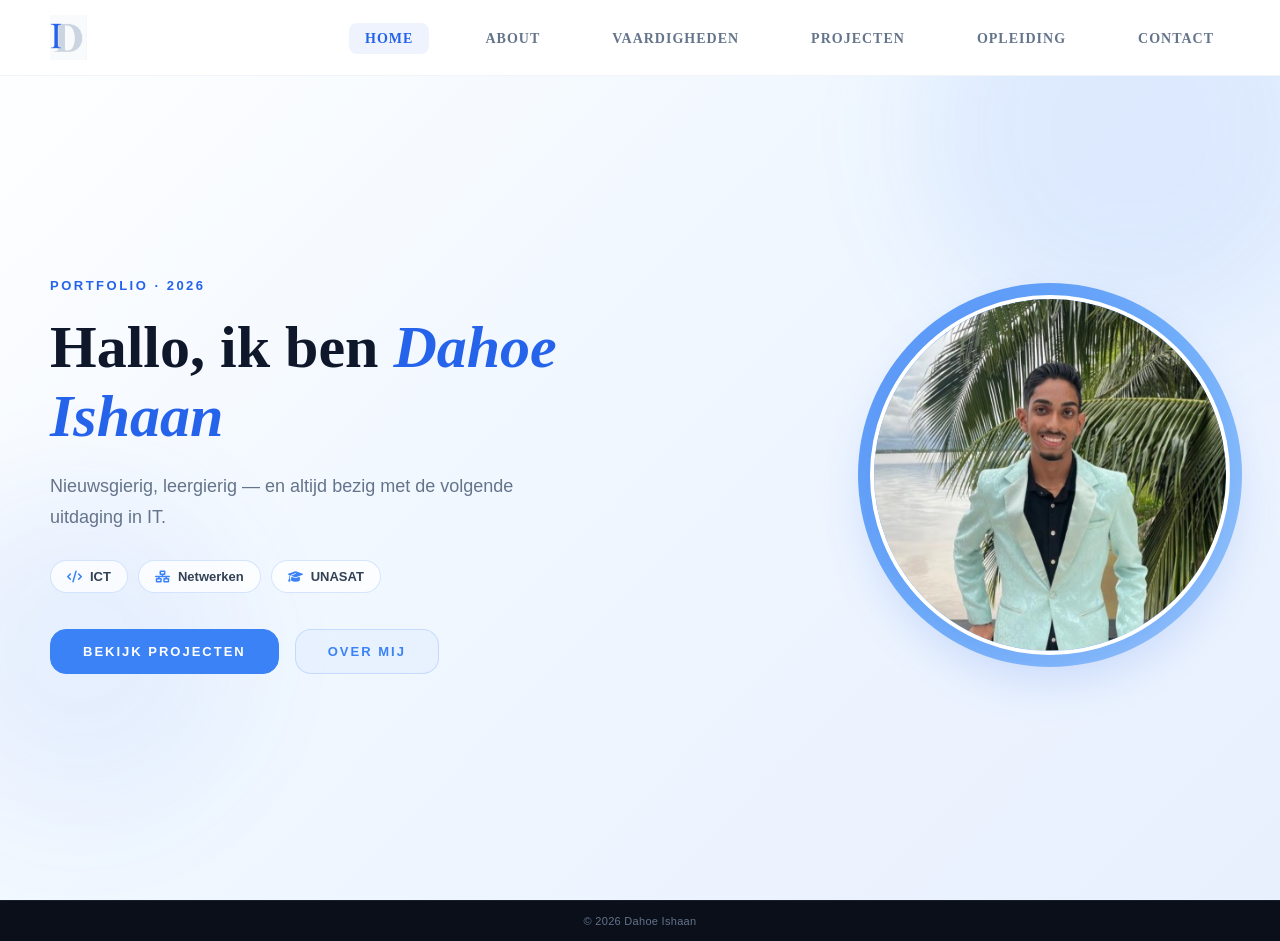
<file: index.html>
<!DOCTYPE html>
<html lang="nl">
<head>
    <meta charset="UTF-8">
    <meta name="viewport" content="width=device-width, initial-scale=1.0">
    <title>Mijn Portfolio — Home</title>
    <link rel="stylesheet" href="css/main.css">
    <link rel="stylesheet" href="css/home.css">
    <link rel="stylesheet" href="https://cdnjs.cloudflare.com/ajax/libs/font-awesome/6.5.1/css/all.min.css">
    <script src="script.js" defer></script>
</head>
<body>

<header class="navbar">
    <nav class="navigationbar">
        <a href="index.html" class="logo">
            <img src="img/logo.png" alt="logo">
        </a>

        <button class="nav-toggle" type="button" aria-label="Menu openen" aria-expanded="false">
            <i class="fa-solid fa-bars nav-icon-open"></i>
            <i class="fa-solid fa-xmark nav-icon-close"></i>
        </button>

        <ul class="nav-links">
            <li><a href="index.html" class="nav-active">Home</a></li>
            <li><a href="about.html">About</a></li>
            <li><a href="vaardigheden.html">Vaardigheden</a></li>
            <li><a href="work.html">Projecten</a></li>
            <li><a href="opleiding.html">Opleiding</a></li>
            <li><a href="contact.html">Contact</a></li>
        </ul>
    </nav>
</header>

<main>
    <section id="home" class="home-hero">
        <div class="home-bg" aria-hidden="true">
            <span class="home-blob home-blob-1"></span>
            <span class="home-blob home-blob-2"></span>
        </div>

        <div class="home-content">
            <div class="home-text">
                <span class="home-label">Portfolio · 2026</span>
                <h1 class="home-title">Hallo, ik ben <span class="home-name">Dahoe Ishaan</span></h1>
                <p class="home-tagline">Nieuwsgierig, leergierig — en altijd bezig met de volgende uitdaging in IT.</p>

                <div class="home-tags">
                    <span class="home-tag"><i class="fa-solid fa-code"></i> ICT</span>
                    <span class="home-tag"><i class="fa-solid fa-network-wired"></i> Netwerken</span>
                    <span class="home-tag"><i class="fa-solid fa-graduation-cap"></i> UNASAT</span>
                </div>

                <div class="button-container">
                    <a href="work.html" class="btn btn-primary">Bekijk Projecten</a>
                    <a href="about.html" class="btn btn-secondary">Over Mij</a>
                </div>
            </div>

            <div class="home-photo-wrap">
                <div class="home-photo-ring" aria-hidden="true"></div>
                <img src="img/profile-picture.jpg" alt="Profielfoto van Dahoe Ishaan" class="profile-picture"/>
            </div>
        </div>
    </section>
</main>

<div class="site-footer">
    <p>&copy; 2026 Dahoe Ishaan</p>
</div>

</body>
</html>
</file>
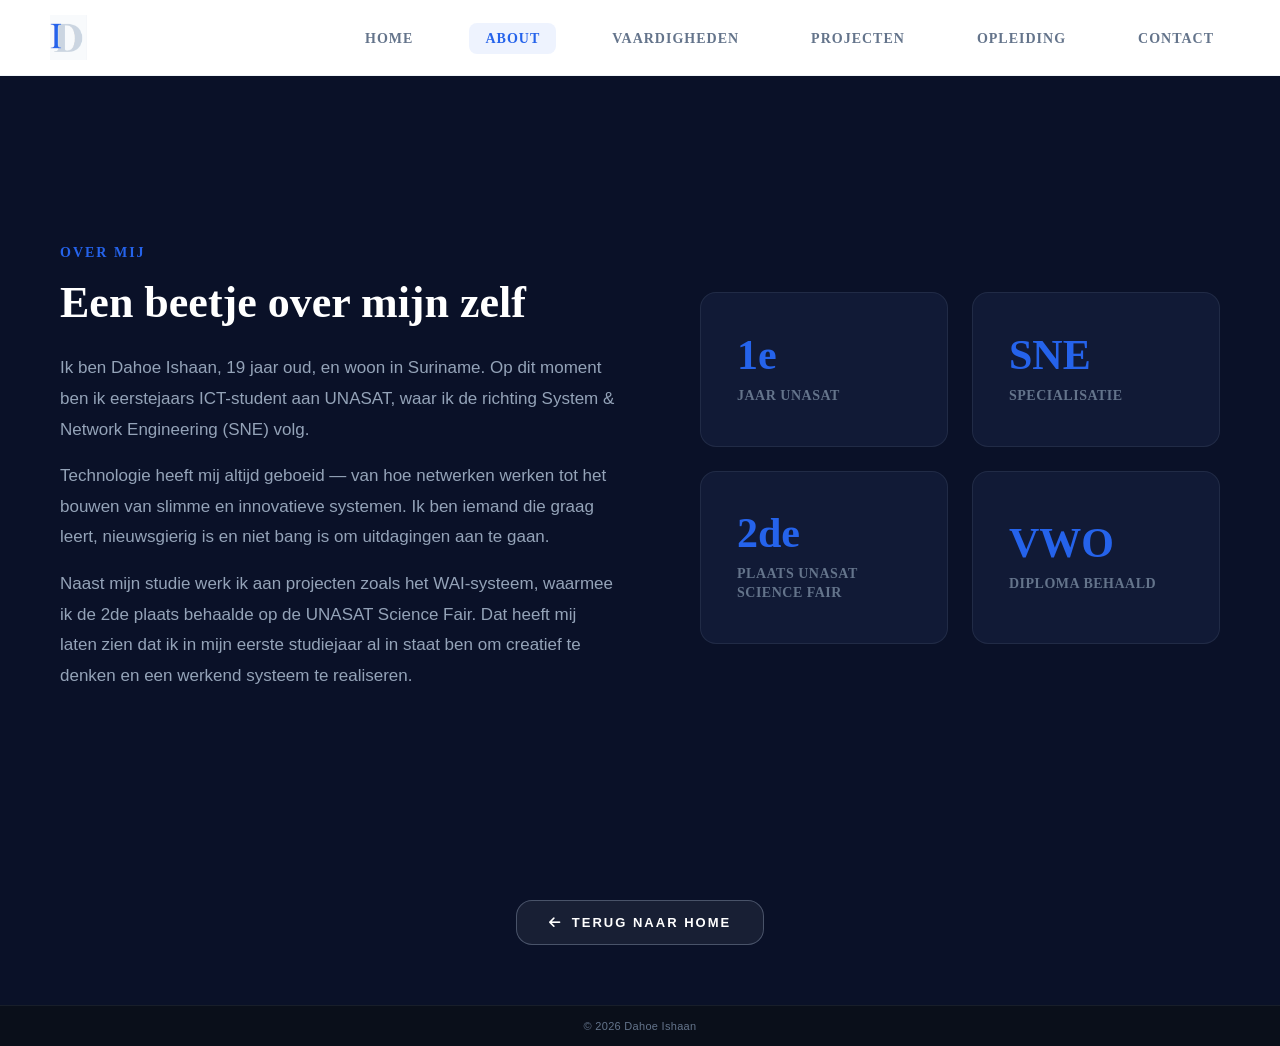
<file: about.html>
<!DOCTYPE html>
<html lang="nl">
<head>
    <meta charset="UTF-8">
    <meta name="viewport" content="width=device-width, initial-scale=1.0">
    <title>Mijn Portfolio — About</title>
    <link rel="stylesheet" href="css/main.css">
    <link rel="stylesheet" href="css/about.css">
    <link rel="stylesheet" href="https://cdnjs.cloudflare.com/ajax/libs/font-awesome/6.5.1/css/all.min.css">
    <script src="script.js" defer></script>
</head>
<body>

<header class="navbar">
    <nav class="navigationbar">
        <a href="index.html" class="logo">
            <img src="img/logo.png" alt="logo">
        </a>

        <button class="nav-toggle" type="button" aria-label="Menu openen" aria-expanded="false">
            <i class="fa-solid fa-bars nav-icon-open"></i>
            <i class="fa-solid fa-xmark nav-icon-close"></i>
        </button>

        <ul class="nav-links">
            <li><a href="index.html">Home</a></li>
            <li><a href="about.html" class="nav-active">About</a></li>
            <li><a href="vaardigheden.html">Vaardigheden</a></li>
            <li><a href="work.html">Projecten</a></li>
            <li><a href="opleiding.html">Opleiding</a></li>
            <li><a href="contact.html">Contact</a></li>
        </ul>
    </nav>
</header>

<main class="page-main">
    <section id="about" class="zwarteblok">
        <div class="over-mij">
            <div class="links">
                <span class="mij">Over mij</span>
                <h2 class="zelf">Een beetje over mijn zelf</h2>
                <div class="overmijnzelf-tekst">
                    <p>Ik ben Dahoe Ishaan, 19 jaar oud, en woon in Suriname. Op dit moment ben ik eerstejaars ICT-student aan UNASAT, waar ik de richting System &amp; Network Engineering (SNE) volg.</p>
                    <p>Technologie heeft mij altijd geboeid — van hoe netwerken werken tot het bouwen van slimme en innovatieve systemen. Ik ben iemand die graag leert, nieuwsgierig is en niet bang is om uitdagingen aan te gaan.</p>
                    <p>Naast mijn studie werk ik aan projecten zoals het WAI-systeem, waarmee ik de 2de plaats behaalde op de UNASAT Science Fair. Dat heeft mij laten zien dat ik in mijn eerste studiejaar al in staat ben om creatief te denken en een werkend systeem te realiseren.</p>
                </div>
            </div>

            <div class="cards">
                <div class="stat-card">
                    <h3>1e</h3>
                    <p>Jaar UNASAT</p>
                </div>
                <div class="stat-card">
                    <h3>SNE</h3>
                    <p>Specialisatie</p>
                </div>
                <div class="stat-card">
                    <h3>2de</h3>
                    <p>Plaats UNASAT Science Fair</p>
                </div>
                <div class="stat-card">
                    <h3>VWO</h3>
                    <p>Diploma behaald</p>
                </div>
            </div>
        </div>
    </section>

    <div class="back-home">
        <a href="index.html" class="btn btn-secondary"><i class="fa-solid fa-arrow-left"></i> Terug naar home</a>
    </div>
</main>

<div class="site-footer">
    <p>&copy; 2026 Dahoe Ishaan</p>
</div>

</body>
</html>
</file>
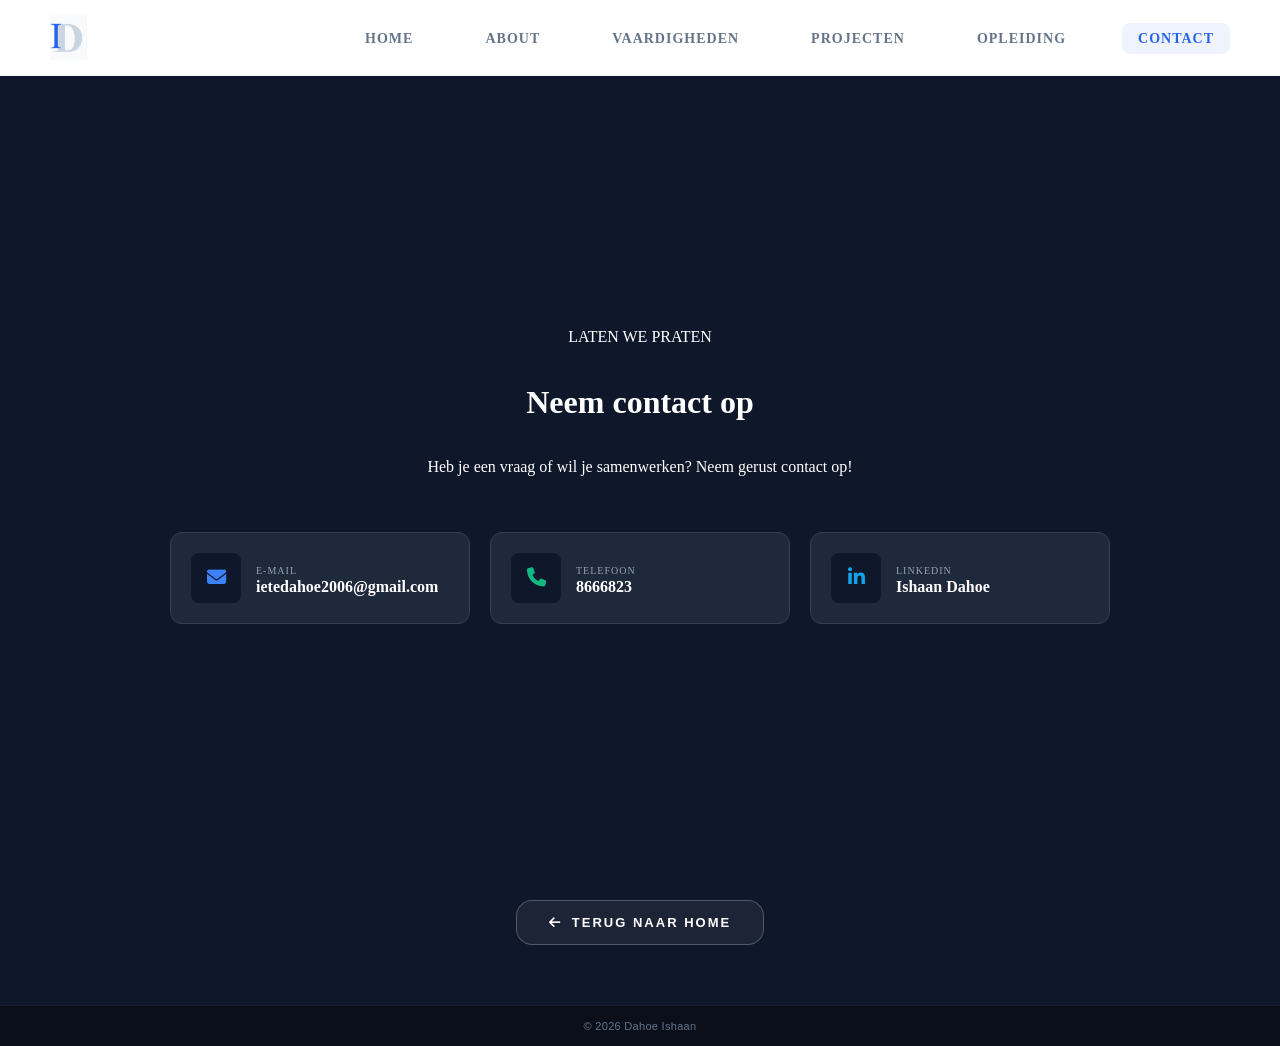
<file: contact.html>
<!DOCTYPE html>
<html lang="nl">
<head>
    <meta charset="UTF-8">
    <meta name="viewport" content="width=device-width, initial-scale=1.0">
    <title>Mijn Portfolio — Contact</title>
    <link rel="stylesheet" href="css/main.css">
    <link rel="stylesheet" href="css/contact.css">
    <link rel="stylesheet" href="https://cdnjs.cloudflare.com/ajax/libs/font-awesome/6.5.1/css/all.min.css">
    <script src="script.js" defer></script>
</head>
<body>

<header class="navbar">
    <nav class="navigationbar">
        <a href="index.html" class="logo">
            <img src="img/logo.png" alt="logo">
        </a>

        <button class="nav-toggle" type="button" aria-label="Menu openen" aria-expanded="false">
            <i class="fa-solid fa-bars nav-icon-open"></i>
            <i class="fa-solid fa-xmark nav-icon-close"></i>
        </button>

        <ul class="nav-links">
            <li><a href="index.html">Home</a></li>
            <li><a href="about.html">About</a></li>
            <li><a href="vaardigheden.html">Vaardigheden</a></li>
            <li><a href="work.html">Projecten</a></li>
            <li><a href="opleiding.html">Opleiding</a></li>
            <li><a href="contact.html" class="nav-active">Contact</a></li>
        </ul>
    </nav>
</header>

<main class="page-main">
    <footer id="contact" class="contact-section">
        <p class="subtitle-contact">LATEN WE PRATEN</p>
        <h1>Neem contact op</h1>
        <p class="description">Heb je een vraag of wil je samenwerken? Neem gerust contact op!</p>

        <div class="contact-grid">
            <a href="mailto:ietedahoe2006@gmail.com" class="contact-card">
                <div class="icon-box email-icon">
                    <i class="fa-solid fa-envelope"></i>
                </div>
                <div class="contact-info">
                    <span>E-MAIL</span>
                    <p>ietedahoe2006@gmail.com</p>
                </div>
            </a>

            <a href="tel:8666823" class="contact-card">
                <div class="icon-box phone-icon">
                    <i class="fa-solid fa-phone"></i>
                </div>
                <div class="contact-info">
                    <span>TELEFOON</span>
                    <p>8666823</p>
                </div>
            </a>

            <a href="https://www.linkedin.com/in/ishaan-dahoe" target="_blank" rel="noopener noreferrer" class="contact-card">
                <div class="icon-box linkedin-icon">
                    <i class="fa-brands fa-linkedin-in"></i>
                </div>
                <div class="contact-info">
                    <span>LINKEDIN</span>
                    <p>Ishaan Dahoe</p>
                </div>
            </a>
        </div>
    </footer>

    <div class="back-home">
        <a href="index.html" class="btn btn-secondary"><i class="fa-solid fa-arrow-left"></i> Terug naar home</a>
    </div>
</main>

<div class="site-footer">
    <p>&copy; 2026 Dahoe Ishaan</p>
</div>

</body>
</html>
</file>
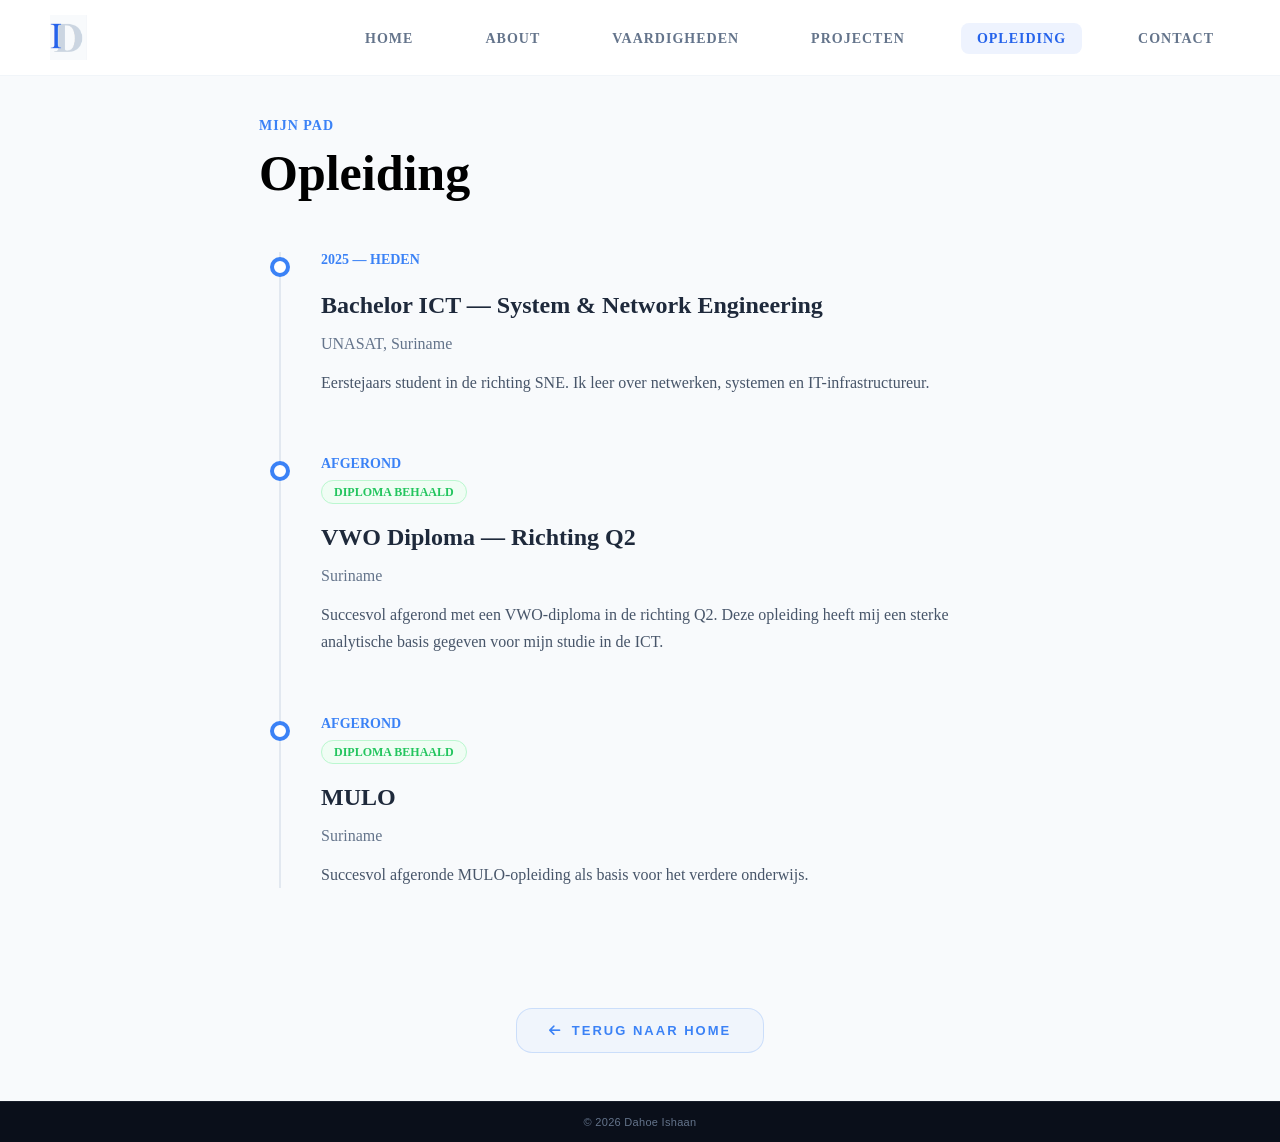
<file: opleiding.html>
<!DOCTYPE html>
<html lang="nl">
<head>
    <meta charset="UTF-8">
    <meta name="viewport" content="width=device-width, initial-scale=1.0">
    <title>Mijn Portfolio — Opleiding</title>
    <link rel="stylesheet" href="css/main.css">
    <link rel="stylesheet" href="css/opleiding.css">
    <link rel="stylesheet" href="https://cdnjs.cloudflare.com/ajax/libs/font-awesome/6.5.1/css/all.min.css">
    <script src="script.js" defer></script>
</head>
<body>

<header class="navbar">
    <nav class="navigationbar">
        <a href="index.html" class="logo">
            <img src="img/logo.png" alt="logo">
        </a>

        <button class="nav-toggle" type="button" aria-label="Menu openen" aria-expanded="false">
            <i class="fa-solid fa-bars nav-icon-open"></i>
            <i class="fa-solid fa-xmark nav-icon-close"></i>
        </button>

        <ul class="nav-links">
            <li><a href="index.html">Home</a></li>
            <li><a href="about.html">About</a></li>
            <li><a href="vaardigheden.html">Vaardigheden</a></li>
            <li><a href="work.html">Projecten</a></li>
            <li><a href="opleiding.html" class="nav-active">Opleiding</a></li>
            <li><a href="contact.html">Contact</a></li>
        </ul>
    </nav>
</header>

<main class="page-main">
    <section id="opleiding" class="opleiding-sectie">
        <div class="container-small">
            <span class="label-pad">MIJN PAD</span>
            <h2 class="titel-opleiding">Opleiding</h2>

            <div class="timeline">
                <div class="timeline-item">
                    <div class="dot"></div>
                    <div class="content">
                        <span class="datum">2025 — HEDEN</span>
                        <h3>Bachelor ICT — System & Network Engineering</h3>
                        <p class="school">UNASAT, Suriname</p>
                        <p class="beschrijving">Eerstejaars student in de richting SNE. Ik leer over netwerken, systemen en IT-infrastructureur.</p>
                    </div>
                </div>

                <div class="timeline-item">
                    <div class="dot"></div>
                    <div class="content">
                        <span class="datum status">AFGEROND</span>
                        <span class="badge-diploma">DIPLOMA BEHAALD</span>
                        <h3>VWO Diploma — Richting Q2</h3>
                        <p class="school">Suriname</p>
                        <p class="beschrijving">Succesvol afgerond met een VWO-diploma in de richting Q2. Deze opleiding heeft mij een sterke analytische basis gegeven voor mijn studie in de ICT.</p>
                    </div>
                </div>

                <div class="timeline-item">
                    <div class="dot"></div>
                    <div class="content">
                        <span class="datum status">AFGEROND</span>
                        <span class="badge-diploma">DIPLOMA BEHAALD</span>
                        <h3>MULO</h3>
                        <p class="school">Suriname</p>
                        <p class="beschrijving">Succesvol afgeronde MULO-opleiding als basis voor het verdere onderwijs.</p>
                    </div>
                </div>
            </div>
        </div>
    </section>

    <div class="back-home">
        <a href="index.html" class="btn btn-secondary"><i class="fa-solid fa-arrow-left"></i> Terug naar home</a>
    </div>
</main>

<div class="site-footer">
    <p>&copy; 2026 Dahoe Ishaan</p>
</div>

</body>
</html>
</file>
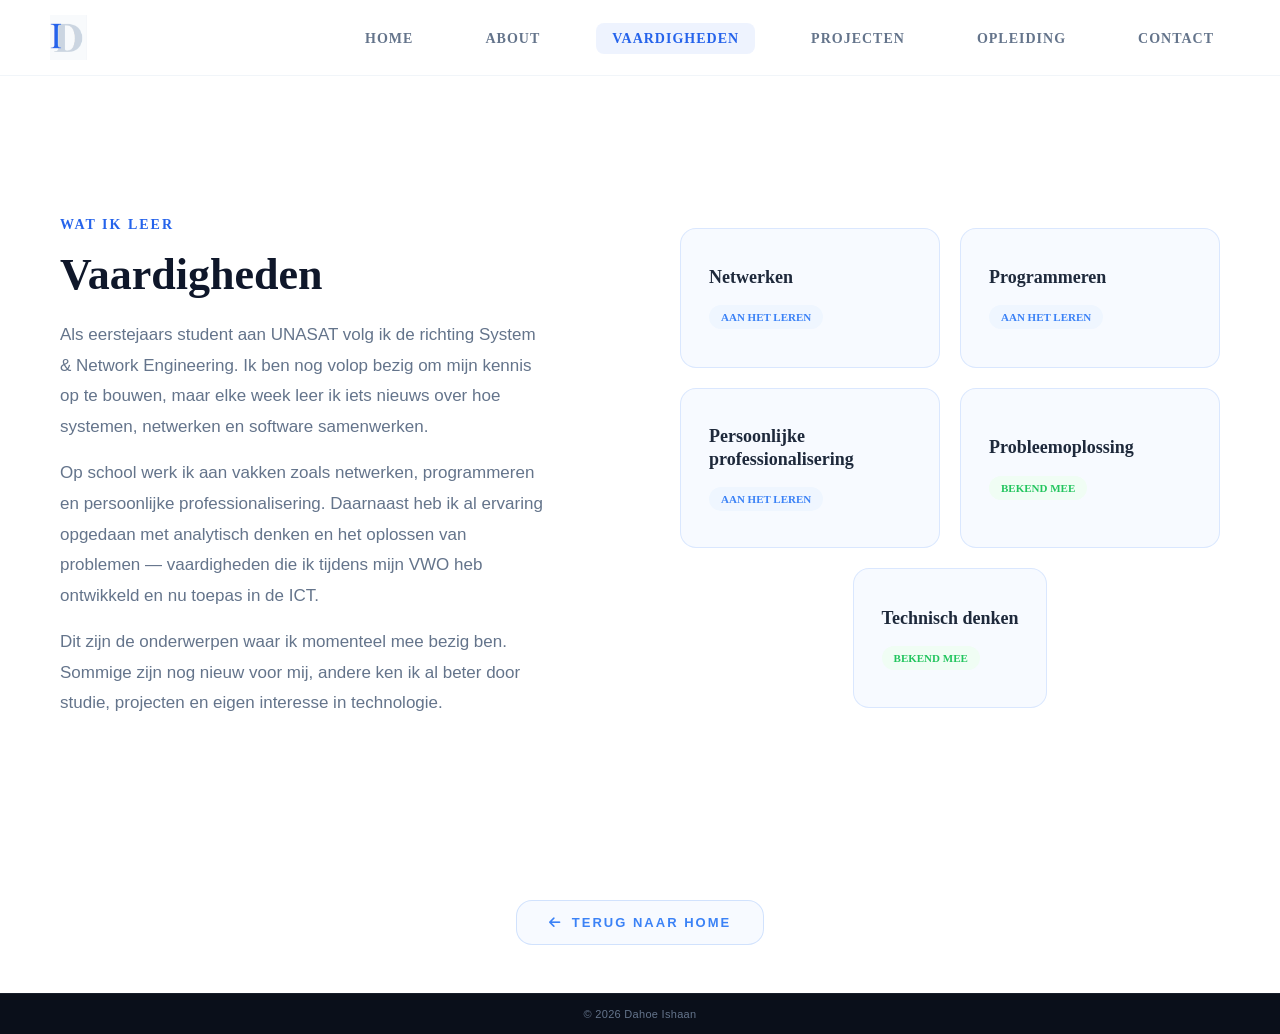
<file: vaardigheden.html>
<!DOCTYPE html>
<html lang="nl">
<head>
    <meta charset="UTF-8">
    <meta name="viewport" content="width=device-width, initial-scale=1.0">
    <title>Mijn Portfolio — Vaardigheden</title>
    <link rel="stylesheet" href="css/main.css">
    <link rel="stylesheet" href="css/vaardigheden.css">
    <link rel="stylesheet" href="https://cdnjs.cloudflare.com/ajax/libs/font-awesome/6.5.1/css/all.min.css">
    <script src="script.js" defer></script>
</head>
<body>

<header class="navbar">
    <nav class="navigationbar">
        <a href="index.html" class="logo">
            <img src="img/logo.png" alt="logo">
        </a>

        <button class="nav-toggle" type="button" aria-label="Menu openen" aria-expanded="false">
            <i class="fa-solid fa-bars nav-icon-open"></i>
            <i class="fa-solid fa-xmark nav-icon-close"></i>
        </button>

        <ul class="nav-links">
            <li><a href="index.html">Home</a></li>
            <li><a href="about.html">About</a></li>
            <li><a href="vaardigheden.html" class="nav-active">Vaardigheden</a></li>
            <li><a href="work.html">Projecten</a></li>
            <li><a href="opleiding.html">Opleiding</a></li>
            <li><a href="contact.html">Contact</a></li>
        </ul>
    </nav>
</header>

<main class="page-main">
    <section id="vaardigheden" class="vaardigheden-sectie">
        <div class="skills-sectie">
            <div class="skills-intro">
                <span class="label-blauw">Wat ik leer</span>
                <h2 class="titel-vaardigheden">Vaardigheden</h2>
                <p class="intro-tekst">Als eerstejaars student aan UNASAT volg ik de richting System &amp; Network Engineering. Ik ben nog volop bezig om mijn kennis op te bouwen, maar elke week leer ik iets nieuws over hoe systemen, netwerken en software samenwerken.</p>
                <p class="intro-tekst">Op school werk ik aan vakken zoals netwerken, programmeren en persoonlijke professionalisering. Daarnaast heb ik al ervaring opgedaan met analytisch denken en het oplossen van problemen — vaardigheden die ik tijdens mijn VWO heb ontwikkeld en nu toepas in de ICT.</p>
                <p class="intro-tekst">Dit zijn de onderwerpen waar ik momenteel mee bezig ben. Sommige zijn nog nieuw voor mij, andere ken ik al beter door studie, projecten en eigen interesse in technologie.</p>
            </div>

            <div class="skills-netwerken">
                <div class="skill-card">
                    <h3>Netwerken</h3>
                    <span class="tag blauw">AAN HET LEREN</span>
                </div>

                <div class="skill-card">
                    <h3>Programmeren</h3>
                    <span class="tag blauw">AAN HET LEREN</span>
                </div>

                <div class="skill-card skill-card-pp">
                    <h3>Persoonlijke professionalisering</h3>
                    <span class="tag blauw">AAN HET LEREN</span>
                </div>

                <div class="skill-card">
                    <h3>Probleemoplossing</h3>
                    <span class="tag groen">BEKEND MEE</span>
                </div>

                <div class="skill-card">
                    <h3>Technisch denken</h3>
                    <span class="tag groen">BEKEND MEE</span>
                </div>
            </div>
        </div>
    </section>

    <div class="back-home">
        <a href="index.html" class="btn btn-secondary"><i class="fa-solid fa-arrow-left"></i> Terug naar home</a>
    </div>
</main>

<div class="site-footer">
    <p>&copy; 2026 Dahoe Ishaan</p>
</div>

</body>
</html>
</file>
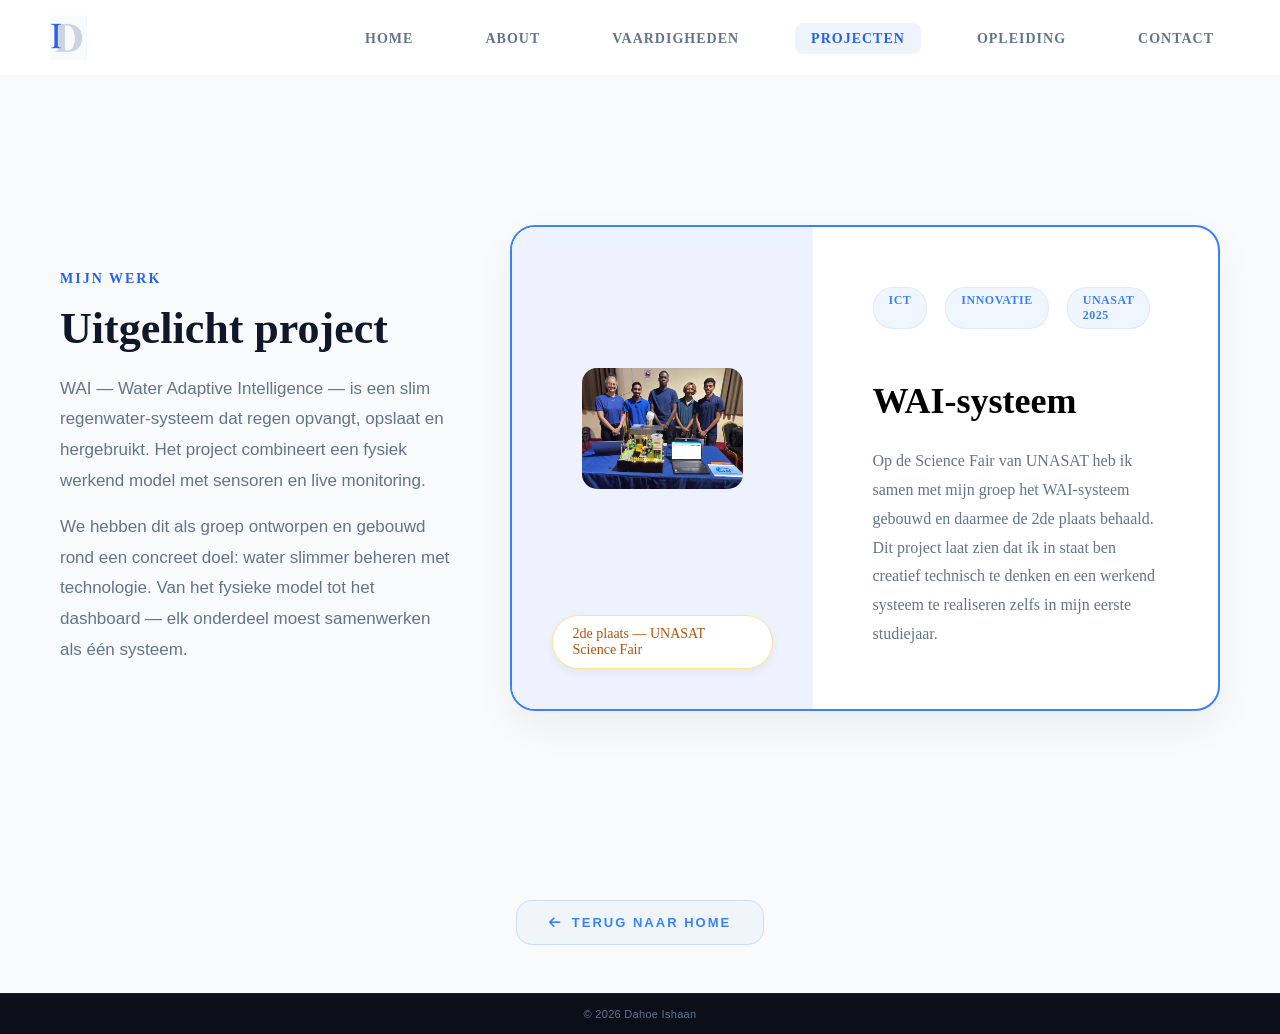
<file: work.html>
<!DOCTYPE html>
<html lang="nl">
<head>
    <meta charset="UTF-8">
    <meta name="viewport" content="width=device-width, initial-scale=1.0">
    <title>Mijn Portfolio — Projecten</title>
    <link rel="stylesheet" href="css/main.css">
    <link rel="stylesheet" href="css/work.css">
    <link rel="stylesheet" href="https://cdnjs.cloudflare.com/ajax/libs/font-awesome/6.5.1/css/all.min.css">
    <script src="script.js" defer></script>
</head>
<body>

<header class="navbar">
    <nav class="navigationbar">
        <a href="index.html" class="logo">
            <img src="img/logo.png" alt="logo">
        </a>

        <button class="nav-toggle" type="button" aria-label="Menu openen" aria-expanded="false">
            <i class="fa-solid fa-bars nav-icon-open"></i>
            <i class="fa-solid fa-xmark nav-icon-close"></i>
        </button>

        <ul class="nav-links">
            <li><a href="index.html">Home</a></li>
            <li><a href="about.html">About</a></li>
            <li><a href="vaardigheden.html">Vaardigheden</a></li>
            <li><a href="work.html" class="nav-active">Projecten</a></li>
            <li><a href="opleiding.html">Opleiding</a></li>
            <li><a href="contact.html">Contact</a></li>
        </ul>
    </nav>
</header>

<main class="page-main">
    <section id="projecten" class="mijnwerk-sectie">
        <div class="container-project">
            <div class="project-intro">
                <span class="label-blauw">Mijn werk</span>
                <h2 class="titel-project">Uitgelicht project</h2>
                <p class="project-intro-tekst">WAI — Water Adaptive Intelligence — is een slim regenwater-systeem dat regen opvangt, opslaat en hergebruikt. Het project combineert een fysiek werkend model met sensoren en live monitoring.</p>
                <p class="project-intro-tekst">We hebben dit als groep ontworpen en gebouwd rond een concreet doel: water slimmer beheren met technologie. Van het fysieke model tot het dashboard — elk onderdeel moest samenwerken als één systeem.</p>
            </div>

            <div class="project-card">
                <div class="project-image-side">
                    <div class="project-image">
                        <img src="img/waiteam.jpeg" alt="WAI-project" class="project-foto">
                    </div>
                    <div class="award-badge">
                        2de plaats — UNASAT Science Fair
                    </div>
                </div>

                <div class="project-content-side">
                    <div class="tags-rij">
                        <span class="project-tag">ICT</span>
                        <span class="project-tag">INNOVATIE</span>
                        <span class="project-tag">UNASAT 2025</span>
                    </div>

                    <h3>WAI-systeem</h3>

                    <p>Op de Science Fair van UNASAT heb ik samen met mijn groep het WAI-systeem gebouwd en daarmee de 2de plaats behaald. Dit project laat zien dat ik in staat ben creatief technisch te denken en een werkend systeem te realiseren zelfs in mijn eerste studiejaar.</p>
                </div>
            </div>
        </div>
    </section>

    <div class="back-home">
        <a href="index.html" class="btn btn-secondary"><i class="fa-solid fa-arrow-left"></i> Terug naar home</a>
    </div>
</main>

<div class="site-footer">
    <p>&copy; 2026 Dahoe Ishaan</p>
</div>

</body>
</html>
</file>
<file: css/main.css>
html {
    scroll-behavior: smooth;
}

*,
*::before,
*::after {
    box-sizing: border-box;
}

body {
    margin: 0;
    padding: 0;
    background-color: #ffffff;
    overflow-x: hidden;
}

#about,
#vaardigheden,
#projecten,
#contact {
    scroll-margin-top: 80px;
}

.btn {
    display: inline-block;
    padding: 14px 32px;
    font-size: 13px;
    font-weight: 700;
    font-family: Arial, Helvetica, sans-serif;
    text-transform: uppercase;
    letter-spacing: 2px;
    text-decoration: none;
    border-radius: 16px;
    transition: all 0.3s ease;
    cursor: pointer;
}

.btn-primary {
    background-color: #3b82f6;
    color: #ffffff;
    border: 1px solid #3b82f6;
}

.btn-primary:hover {
    background-color: #2563eb;
    border-color: #2563eb;
    box-shadow: 0 10px 25px rgba(59, 130, 246, 0.35);
    transform: translateY(-4px);
}

.btn-secondary {
    background-color: rgba(59, 130, 246, 0.04);
    color: #3b82f6;
    border: 1px solid rgba(59, 130, 246, 0.2);
}

.btn-secondary:hover {
    color: #2563eb;
    border-color: #3b82f6;
    background-color: #eff6ff;
    box-shadow: 0 10px 25px rgba(59, 130, 246, 0.2);
    transform: translateY(-4px);
}

.back-home {
    display: flex;
    justify-content: center;
    padding: 0 24px 48px;
}

.back-home .btn {
    display: inline-flex;
    align-items: center;
    gap: 10px;
}

.zwarteblok + .back-home,
.contact-section + .back-home {
    background-color: #0a1128;
    padding-bottom: 60px;
}

.page-main .contact-section + .back-home {
    background-color: #0f172a;
}

.vaardigheden-sectie + .back-home {
    background-color: #ffffff;
}

.mijnwerk-sectie + .back-home,
.opleiding-sectie + .back-home {
    background-color: #f8fafc;
}

.zwarteblok + .back-home .btn-secondary,
.page-main .contact-section + .back-home .btn-secondary {
    background-color: rgba(255, 255, 255, 0.06);
    color: #ffffff;
    border-color: rgba(148, 163, 184, 0.4);
}

.zwarteblok + .back-home .btn-secondary:hover,
.page-main .contact-section + .back-home .btn-secondary:hover {
    background-color: rgba(59, 130, 246, 0.15);
    color: #ffffff;
    border-color: #3b82f6;
}

.label-blauw {
    display: block;
    color: #2563EB;
    font-size: 14px;
    font-weight: 700;
    text-transform: uppercase;
    letter-spacing: 2px;
    margin-bottom: 16px;
}

.navbar {
    position: fixed;
    top: 0;
    width: 100%;
    background-color: #ffffff;
    z-index: 1000;
    border-bottom: 1px solid #f1f5f9;
}

.navigationbar {
    display: flex;
    justify-content: space-between;
    align-items: center;
    max-width: 1400px;
    margin: 0 auto;
    padding: 15px 50px;
}

.nav-links {
    display: flex;
    list-style: none;
    gap: 40px;
    margin: 0;
    padding: 0;
}

.nav-links a {
    text-decoration: none;
    color: #64748b;
    font-size: 14px;
    font-weight: 600;
    text-transform: uppercase;
    letter-spacing: 1px;
    padding: 8px 16px;
    border-radius: 8px;
    transition: all 0.3s ease;
}

.nav-links a:hover {
    color: #3b82f6;
    background-color: rgba(59, 130, 246, 0.05);
    box-shadow: 0 0 20px rgba(59, 130, 246, 0.4);
}

.nav-links a.nav-active {
    color: #2563eb;
    background-color: rgba(37, 99, 235, 0.08);
}

.logo {
    display: flex;
    align-items: center;
    text-decoration: none;
}

.page-main {
    padding-top: 76px;
    min-height: calc(100svh - 76px);
}

.nav-toggle {
    display: none;
    background: none;
    border: none;
    cursor: pointer;
    padding: 8px;
    color: #64748b;
    font-size: 22px;
    line-height: 1;
}

.nav-icon-close {
    display: none;
}

.nav-toggle.is-active .nav-icon-open {
    display: none;
}

.nav-toggle.is-active .nav-icon-close {
    display: inline;
}

body.menu-open {
    overflow: hidden;
}

.logo img {
    height: 45px;
    width: auto;
}

.site-footer {
    background-color: #0a0f1a;
    border-top: 1px solid rgba(148, 163, 184, 0.1);
    padding: 14px 20px;
    text-align: center;
}

.site-footer p {
    margin: 0;
    font-size: 11px;
    color: #64748b;
    letter-spacing: 0.3px;
    font-family: Arial, Helvetica, sans-serif;
}

@keyframes fadeInDown {
    from {
        opacity: 0;
        transform: translateY(-14px);
    }
    to {
        opacity: 1;
        transform: translateY(0);
    }
}

@keyframes fadeInUp {
    from {
        opacity: 0;
        transform: translateY(22px);
    }
    to {
        opacity: 1;
        transform: translateY(0);
    }
}

.navbar {
    animation: fadeInDown 0.6s ease-out both;
}

.reveal {
    opacity: 0;
    transform: translateY(24px);
    transition: opacity 0.65s ease, transform 0.65s ease;
}

.reveal.is-visible {
    opacity: 1;
    transform: translateY(0);
}

.reveal.reveal-slow {
    transition-duration: 0.85s;
}

.project-card.reveal {
    transition-delay: 0.1s;
}

.reveal-stagger > * {
    opacity: 0;
    transform: translateY(18px);
    transition: opacity 0.5s ease, transform 0.5s ease;
}

.reveal-stagger.is-visible > * {
    opacity: 1;
    transform: translateY(0);
}

.reveal-stagger.is-visible > *:nth-child(1) { transition-delay: 0.08s; }
.reveal-stagger.is-visible > *:nth-child(2) { transition-delay: 0.16s; }
.reveal-stagger.is-visible > *:nth-child(3) { transition-delay: 0.24s; }
.reveal-stagger.is-visible > *:nth-child(4) { transition-delay: 0.32s; }
.reveal-stagger.is-visible > *:nth-child(5) { transition-delay: 0.4s; }
.reveal-stagger.is-visible > *:nth-child(6) { transition-delay: 0.48s; }

@media (hover: hover) {
    .reveal-stagger.is-visible > .stat-card:hover,
    .reveal-stagger.is-visible > .contact-card:hover,
    .reveal-stagger.is-visible > .skill-card:hover,
    .reveal.is-visible.project-card:hover {
        border-color: #3b82f6;
        box-shadow: 0 10px 25px rgba(59, 130, 246, 0.25);
        transform: translateY(-4px);
    }
}

@media (prefers-reduced-motion: reduce) {
    .navbar {
        animation: none;
    }

    .reveal,
    .reveal-stagger > * {
        opacity: 1;
        transform: none;
        transition: none;
    }
}

@media (max-width: 768px) {
    .navigationbar {
        padding: 12px 20px;
        position: relative;
    }

    .nav-toggle {
        display: block;
        z-index: 1001;
    }

    .nav-links {
        display: none;
        flex-direction: column;
        gap: 0;
        position: absolute;
        top: 100%;
        left: 0;
        right: 0;
        background-color: #ffffff;
        border-bottom: 1px solid #f1f5f9;
        box-shadow: 0 12px 24px rgba(15, 23, 42, 0.08);
        padding: 8px 0 16px;
    }

    .nav-links.nav-open {
        display: flex;
    }

    .nav-links li {
        width: 100%;
    }

    .nav-links a {
        display: block;
        padding: 14px 24px;
        font-size: 13px;
        border-radius: 0;
    }

    .nav-links a:hover {
        box-shadow: none;
        background-color: rgba(59, 130, 246, 0.06);
    }
}
</file>
<file: css/home.css>
#home {
    position: relative;
    height: 100svh;
    min-height: 100svh;
    display: flex;
    align-items: center;
    justify-content: center;
    padding: 100px 50px 50px;
    overflow: hidden;
    background: linear-gradient(135deg, #ffffff 0%, #f0f7ff 45%, #e8f0fe 100%);
    scroll-margin-top: 0;
}

.home-bg {
    position: absolute;
    inset: 0;
    pointer-events: none;
    overflow: hidden;
}

.home-blob {
    position: absolute;
    border-radius: 50%;
    filter: blur(60px);
    opacity: 0.55;
}

.home-blob-1 {
    width: 420px;
    height: 420px;
    background: rgba(59, 130, 246, 0.18);
    top: -80px;
    right: -60px;
}

.home-blob-2 {
    width: 320px;
    height: 320px;
    background: rgba(37, 99, 235, 0.12);
    bottom: 10%;
    left: -80px;
}

.home-content {
    position: relative;
    z-index: 1;
    display: flex;
    align-items: center;
    justify-content: space-between;
    gap: 60px;
    width: 100%;
    max-width: 1200px;
}

.home-text {
    flex: 1;
    max-width: 580px;
}

.home-label {
    display: inline-block;
    color: #2563eb;
    font-size: 13px;
    font-weight: 700;
    text-transform: uppercase;
    letter-spacing: 2.5px;
    margin-bottom: 20px;
    font-family: Arial, Helvetica, sans-serif;
}

.home-title {
    font-size: clamp(2.25rem, 5vw, 3.75rem);
    line-height: 1.15;
    margin: 0 0 20px 0;
    font-family: Cambria, Cochin, Georgia, Times, 'Times New Roman', serif;
    color: #0f172a;
}

.home-name {
    color: #2563eb;
    font-style: italic;
    display: inline;
}

.home-tagline {
    font-size: 18px;
    line-height: 1.7;
    color: #64748b;
    margin: 0 0 28px 0;
    max-width: 480px;
    font-family: Arial, Helvetica, sans-serif;
}

.home-tags {
    display: flex;
    flex-wrap: wrap;
    gap: 10px;
    margin-bottom: 36px;
}

.home-tag {
    display: inline-flex;
    align-items: center;
    gap: 8px;
    padding: 8px 16px;
    background: rgba(255, 255, 255, 0.75);
    border: 1px solid rgba(59, 130, 246, 0.2);
    border-radius: 999px;
    font-size: 13px;
    font-weight: 600;
    color: #334155;
    font-family: Arial, Helvetica, sans-serif;
    backdrop-filter: blur(4px);
    transition: all 0.3s ease;
}

.home-tag i {
    color: #3b82f6;
    font-size: 12px;
}

.home-tag:hover {
    border-color: #3b82f6;
    box-shadow: 0 6px 18px rgba(59, 130, 246, 0.15);
    transform: translateY(-2px);
}

.home-photo-wrap {
    position: relative;
    flex-shrink: 0;
    display: flex;
    align-items: center;
    justify-content: center;
}

.home-photo-ring {
    position: absolute;
    width: calc(100% + 24px);
    height: calc(100% + 24px);
    border-radius: 50%;
    background: linear-gradient(135deg, #3b82f6, #60a5fa, #93c5fd);
    opacity: 0.85;
    animation: ringPulse 4s ease-in-out infinite;
}

.profile-picture {
    position: relative;
    z-index: 1;
    max-height: 360px;
    width: auto;
    max-width: 360px;
    border-radius: 50%;
    object-fit: cover;
    border: 4px solid #ffffff;
    box-shadow: 0 20px 50px rgba(37, 99, 235, 0.2);
    transition: transform 0.4s ease, box-shadow 0.4s ease;
}

.home-photo-wrap:hover .profile-picture {
    transform: scale(1.03);
    box-shadow: 0 24px 60px rgba(37, 99, 235, 0.28);
}

.button-container {
    display: flex;
    gap: 16px;
    flex-wrap: wrap;
}


#home .home-label {
    animation: fadeInUp 0.75s ease-out 0.1s both;
}

#home .home-title {
    animation: fadeInUp 0.75s ease-out 0.2s both;
}

#home .home-tagline {
    animation: fadeInUp 0.75s ease-out 0.3s both;
}

#home .home-tags {
    animation: fadeInUp 0.75s ease-out 0.4s both;
}

#home .button-container {
    animation: fadeInUp 0.75s ease-out 0.5s both;
}

#home .home-photo-wrap {
    animation: fadeInUp 0.85s ease-out 0.25s both;
}

@media (prefers-reduced-motion: reduce) {
    .home-photo-ring {
        animation: none;
    }

    .home-photo-wrap:hover .profile-picture {
        transform: none;
    }

    .home-tag:hover {
        transform: none;
    }
}

@media (max-width: 768px) {
    #home {
        height: auto;
        min-height: 100svh;
        padding: 90px 24px 48px;
    }

    .home-content {
        flex-direction: column-reverse;
        text-align: center;
        gap: 36px;
    }

    .home-text {
        max-width: 100%;
    }

    .home-tagline {
        margin-left: auto;
        margin-right: auto;
        font-size: 16px;
    }

    .home-tags {
        justify-content: center;
    }

    .button-container {
        justify-content: center;
    }

    .profile-picture {
        max-height: 240px;
        max-width: 240px;
    }
}

@media (max-width: 480px) {
    .home-title {
        font-size: 1.85rem;
    }

    .home-tag {
        font-size: 12px;
        padding: 7px 14px;
    }

    .button-container {
        flex-direction: column;
        align-items: stretch;
        width: 100%;
    }

    .button-container .btn {
        text-align: center;
        width: 100%;
    }
}
</file>
<file: css/about.css>
.zwarteblok {
    background-color: #0a1128;
    min-height: 100svh;
    display: flex;
    align-items: center;
    justify-content: center;
    padding: 100px 60px 80px;
}

.page-main .zwarteblok {
    min-height: calc(100svh - 76px);
    padding-top: 40px;
}

.over-mij {
    display: flex;
    width: 100%;
    max-width: 1280px;
    justify-content: space-between;
    align-items: center;
    gap: 80px;
}

.links {
    flex: 0 1 48%;
    max-width: 560px;
    text-align: left;
}

.mij {
    display: block;
    color: #2563EB;
    font-size: 14px;
    font-weight: 700;
    text-transform: uppercase;
    letter-spacing: 2px;
    margin-bottom: 16px;
}

.zelf {
    font-size: 44px;
    font-family: Georgia, 'Times New Roman', serif;
    color: #ffffff;
    margin: 0 0 24px 0;
    line-height: 1.2;
    text-align: left;
}

.overmijnzelf-tekst p {
    margin: 0 0 16px 0;
    line-height: 1.8;
    font-size: 17px;
    color: #94a3b8;
    font-family: Arial, Helvetica, sans-serif;
    text-align: left;
}

.overmijnzelf-tekst p:last-child {
    margin-bottom: 0;
}

.cards {
    flex: 0 0 auto;
    display: grid;
    grid-template-columns: 1fr 1fr;
    gap: 24px;
    width: 520px;
    min-width: 480px;
}

.stat-card {
    background-color: #111a36;
    padding: 40px 36px;
    border-radius: 16px;
    border: 1px solid rgba(148, 163, 184, 0.12);
    color: #ffffff;
    transition: all 0.3s ease;
    display: flex;
    flex-direction: column;
    justify-content: center;
    min-height: 155px;
}

.stat-card h3 {
    margin: 0 0 10px 0;
    font-size: 42px;
    color: #2563EB;
    font-family: Georgia, 'Times New Roman', serif;
    line-height: 1;
}

.stat-card p {
    margin: 0;
    font-size: 14px;
    font-weight: 600;
    text-transform: uppercase;
    letter-spacing: 0.5px;
    color: #64748b;
    line-height: 1.4;
}

@media (max-width: 1000px) {
    .over-mij {
        flex-direction: column;
        align-items: flex-start;
        gap: 48px;
    }

    .links {
        flex: 1 1 100%;
        max-width: 100%;
    }

    .cards {
        width: 100%;
        min-width: 0;
    }
}

@media (max-width: 768px) {
    .zwarteblok {
        min-height: auto;
        padding: 90px 24px 60px;
        align-items: flex-start;
    }

    .over-mij {
        gap: 36px;
    }

    .zelf {
        font-size: 32px;
    }

    .overmijnzelf-tekst p {
        font-size: 16px;
    }

    .cards {
        grid-template-columns: 1fr 1fr;
        gap: 16px;
    }

    .stat-card {
        padding: 28px 20px;
        min-height: 120px;
    }

    .stat-card h3 {
        font-size: 32px;
    }

    .stat-card p {
        font-size: 12px;
    }
}

@media (max-width: 480px) {
    .zelf {
        font-size: 28px;
    }

    .cards {
        grid-template-columns: 1fr;
    }

    .stat-card h3 {
        font-size: 28px;
    }
}
</file>
<file: css/contact.css>
.contact-section {
    background-color: #0f172a;
    color: white;
    padding: 80px 20px;
    text-align: center;
}

.page-main .contact-section {
    min-height: calc(100svh - 76px);
    display: flex;
    flex-direction: column;
    justify-content: center;
    padding-top: 40px;
}

.contact-grid {
    display: flex;
    flex-wrap: wrap;
    justify-content: center;
    gap: 20px;
    margin-top: 40px;
}

.contact-card {
    background-color: #1e293b;
    border: 1px solid #334155;
    border-radius: 12px;
    padding: 20px;
    display: flex;
    align-items: center;
    gap: 15px;
    text-decoration: none;
    min-width: 300px;
    transition: all 0.3s ease;
}

.icon-box {
    width: 50px;
    height: 50px;
    background-color: #0f172a;
    border-radius: 8px;
    display: flex;
    align-items: center;
    justify-content: center;
    font-size: 1.2rem;
}

.email-icon i { color: #3b82f6; }
.phone-icon i { color: #10b981; }
.linkedin-icon i { color: #0ea5e9; }

.contact-info {
    text-align: left;
}

.contact-info span {
    font-size: 10px;
    color: #94a3b8;
    letter-spacing: 1px;
}

.contact-info p {
    margin: 0;
    font-weight: 600;
    color: white;
}

@media (max-width: 768px) {
    .contact-section {
        padding: 70px 24px 60px;
    }

    .contact-section h1 {
        font-size: 32px;
    }

    .contact-grid {
        flex-direction: column;
        align-items: stretch;
        gap: 16px;
    }

    .contact-card {
        min-width: 0;
        width: 100%;
    }
}
</file>
<file: css/opleiding.css>
.opleiding-sectie {
    background-color: #f8fafc;
    padding: 100px 0;
}

.page-main .opleiding-sectie {
    min-height: calc(100svh - 76px);
    display: flex;
    align-items: center;
    padding-top: 40px;
    padding-bottom: 60px;
}

.container-small {
    max-width: 900px;
    margin: 0 auto;
    padding: 0 40px;
}

.label-pad {
    color: #3b82f6;
    font-weight: bold;
    font-size: 14px;
    letter-spacing: 1px;
}

.titel-opleiding {
    font-size: 50px;
    font-family: 'Georgia', serif;
    margin: 10px 0 50px 0;
}

.timeline {
    border-left: 2px solid #e2e8f0;
    margin-left: 20px;
    padding-left: 40px;
}

.timeline-item {
    position: relative;
    margin-bottom: 60px;
}

.dot {
    position: absolute;
    left: -51px;
    top: 5px;
    width: 20px;
    height: 20px;
    background-color: white;
    border: 4px solid #3b82f6;
    border-radius: 50%;
}

.datum {
    color: #3b82f6;
    font-weight: bold;
    font-size: 14px;
    display: block;
    margin-bottom: 10px;
}

.timeline-item h3 {
    font-size: 24px;
    font-family: 'Georgia', serif;
    color: #1e293b;
    margin-bottom: 5px;
}

.school {
    color: #64748b;
    font-weight: 500;
    margin-bottom: 15px;
}

.beschrijving {
    color: #475569;
    line-height: 1.7;
    max-width: 700px;
}

.badge-diploma {
    background-color: #f0fdf4;
    color: #22c55e;
    padding: 4px 12px;
    border-radius: 20px;
    font-size: 12px;
    font-weight: bold;
    border: 1px solid #bbf7d0;
    margin-bottom: 15px;
}

@media (max-width: 768px) {
    .opleiding-sectie {
        padding: 80px 0 60px;
    }

    .container-small {
        padding: 0 24px;
    }

    .titel-opleiding {
        font-size: 36px;
        margin-bottom: 36px;
    }

    .timeline {
        margin-left: 12px;
        padding-left: 28px;
    }

    .dot {
        left: -39px;
        width: 16px;
        height: 16px;
    }

    .timeline-item h3 {
        font-size: 20px;
    }
}

@media (max-width: 480px) {
    .titel-opleiding {
        font-size: 28px;
    }
}
</file>
<file: css/vaardigheden.css>
.vaardigheden-sectie {
    min-height: 100svh;
    display: flex;
    align-items: center;
    justify-content: center;
    padding: 100px 60px 80px;
    background-color: #ffffff;
}

.page-main .vaardigheden-sectie {
    min-height: calc(100svh - 76px);
    padding-top: 40px;
}

.skills-sectie {
    display: flex;
    width: 100%;
    max-width: 1280px;
    justify-content: space-between;
    align-items: center;
    gap: 80px;
}

.skills-intro {
    flex: 0 1 42%;
    max-width: 520px;
    text-align: left;
}

.skills-intro .label-blauw,
.skills-intro .titel-vaardigheden,
.skills-intro .intro-tekst {
    margin-left: 0;
}

.intro-tekst {
    font-size: 17px;
    line-height: 1.8;
    font-family: Arial, Helvetica, sans-serif;
    color: #64748b;
    margin: 0 0 16px 0;
}

.intro-tekst:last-of-type {
    margin-bottom: 0;
}

.titel-vaardigheden {
    font-size: 44px;
    font-family: Georgia, 'Times New Roman', serif;
    margin: 0 0 20px 0;
    color: #0f172a;
}

.skills-netwerken {
    flex: 0 0 auto;
    display: grid;
    grid-template-columns: repeat(2, 1fr);
    gap: 20px;
    width: 540px;
    min-width: 480px;
}

.skill-card {
    background-color: rgba(59, 130, 246, 0.04);
    padding: 36px 28px;
    border-radius: 16px;
    text-align: left;
    border: 1px solid rgba(59, 130, 246, 0.15);
    transition: all 0.3s ease;
    display: flex;
    flex-direction: column;
    justify-content: center;
    min-height: 140px;
    margin-bottom: 0;
}

.skills-netwerken h3 {
    font-size: 18px;
    margin: 0 0 16px 0;
    color: #1e293b;
    line-height: 1.3;
}

.skill-card-pp h3 {
    line-height: 1.3;
}

.skills-netwerken > .skill-card:nth-child(5) {
    grid-column: 1 / -1;
    max-width: calc(50% - 10px);
    justify-self: center;
}

.tag {
    font-size: 11px;
    font-weight: bold;
    padding: 6px 12px;
    border-radius: 20px;
    align-self: flex-start;
}

.tag.blauw {
    background-color: #eff6ff;
    color: #3b82f6;
}

.tag.groen {
    background-color: #f0fdf4;
    color: #22c55e;
}

@media (max-width: 1000px) {
    .skills-sectie {
        flex-direction: column;
        align-items: flex-start;
        gap: 48px;
    }

    .skills-intro {
        flex: 1 1 100%;
        max-width: 100%;
    }

    .skills-netwerken {
        width: 100%;
        min-width: 0;
    }
}

@media (max-width: 768px) {
    .vaardigheden-sectie {
        min-height: auto;
        padding: 90px 24px 60px;
        align-items: flex-start;
    }

    .skills-sectie {
        gap: 36px;
    }

    .titel-vaardigheden {
        font-size: 32px;
    }

    .intro-tekst {
        font-size: 16px;
    }

    .skills-netwerken {
        grid-template-columns: 1fr;
        gap: 16px;
    }

    .skill-card {
        padding: 28px 24px;
        min-height: auto;
    }

    .skills-netwerken > .skill-card:nth-child(5) {
        grid-column: auto;
        max-width: 100%;
        justify-self: stretch;
    }
}

@media (max-width: 480px) {
    .titel-vaardigheden {
        font-size: 28px;
    }
}
</file>
<file: css/work.css>
.mijnwerk-sectie {
    min-height: 100svh;
    display: flex;
    align-items: center;
    justify-content: center;
    padding: 100px 60px 80px;
    background-color: #f8fafc;
}

.page-main .mijnwerk-sectie {
    min-height: calc(100svh - 76px);
    padding-top: 40px;
}

.container-project {
    display: flex;
    width: 100%;
    max-width: 1280px;
    justify-content: space-between;
    align-items: center;
    gap: 60px;
    padding: 0;
}

.project-intro {
    flex: 0 1 34%;
    max-width: 420px;
    text-align: left;
}

.project-intro .label-blauw,
.project-intro .titel-project {
    margin-left: 0;
}

.project-intro-tekst {
    font-size: 17px;
    line-height: 1.8;
    color: #64748b;
    font-family: Arial, Helvetica, sans-serif;
    margin: 0 0 16px 0;
}

.project-intro-tekst:last-of-type {
    margin-bottom: 0;
}

.titel-project {
    font-size: 44px;
    font-family: Georgia, 'Times New Roman', serif;
    margin: 0 0 20px 0;
    color: #0f172a;
}

.project-card {
    flex: 0 1 62%;
    display: flex;
    background: white;
    border: 2px solid #3b82f6;
    border-radius: 25px;
    overflow: hidden;
    box-shadow: 0 15px 40px rgba(0, 0, 0, 0.05);
    margin-top: 0;
    transition: all 0.3s ease;
}

.project-image-side {
    background-color: #eef2ff;
    display: flex;
    flex-direction: column;
    align-items: center;
    justify-content: center;
    padding: 40px;
}

.project-foto {
    width: 100%;
    max-width: 200px;
    height: auto;
    border-radius: 15px;
    margin-bottom: 25px;
    object-fit: contain;
    transition: transform 0.4s ease;
}

.project-image {
    flex: 1.2;
    background-color: #eef2ff;
    display: flex;
    flex-direction: column;
    align-items: center;
    justify-content: center;
    padding: 30px;
}

.award-badge {
    background: white;
    padding: 10px 20px;
    border-radius: 30px;
    font-size: 14px;
    color: #b45309;
    border: 1px solid #fde68a;
    box-shadow: 0 4px 10px rgba(0, 0, 0, 0.05);
    transition: all 0.3s ease;
}

.award-badge:hover {
    background-color: #ffffff;
    color: #3b82f6;
    border-color: #b45309;
    box-shadow: 0 0 15px rgba(59, 130, 246, 0.3);
    transform: scale(1.05) translateY(-2px);
    cursor: pointer;
}

.project-content-side {
    flex: 3;
    padding: 60px;
}

.tags-rij {
    display: flex;
    gap: 10px;
    margin-bottom: 20px;
}

.project-tag {
    border: 1px solid #3b82f6;
    color: #3b82f6;
    padding: 5px 15px;
    border-radius: 20px;
    font-size: 12px;
    font-weight: bold;
    display: inline-block;
    text-transform: uppercase;
    letter-spacing: 0.5px;
    background-color: #eff6ff;
    border: 1px solid rgba(59, 130, 246, 0.1);
    margin-right: 8px;
    margin-bottom: 15px;
    transition: all 0.3s ease;
}

.project-tag:hover {
    background-color: #3b82f6;
    color: #ffffff;
    box-shadow: 0 0 12px rgba(59, 130, 246, 0.4);
    transform: scale(1.05);
}

.project-content-side h3 {
    font-size: 36px;
    font-family: 'Georgia', serif;
    margin-bottom: 25px;
}

.project-content-side p {
    color: #64748b;
    line-height: 1.8;
    font-size: 16px;
    margin: 0 0 14px 0;
}

.project-content-side p:last-child {
    margin-bottom: 0;
}

@media (max-width: 1000px) {
    .container-project {
        flex-direction: column;
        align-items: flex-start;
        gap: 48px;
    }

    .project-intro {
        flex: 1 1 100%;
        max-width: 100%;
    }

    .project-card {
        flex: 1 1 100%;
        width: 100%;
        flex-direction: column;
    }
}

@media (max-width: 768px) {
    .mijnwerk-sectie {
        min-height: auto;
        padding: 90px 24px 60px;
        align-items: flex-start;
    }

    .container-project {
        gap: 36px;
    }

    .titel-project {
        font-size: 32px;
    }

    .project-intro-tekst {
        font-size: 16px;
    }

    .project-content-side {
        padding: 28px 24px;
    }

    .project-content-side h3 {
        font-size: 28px;
        margin-bottom: 16px;
    }

    .project-content-side p {
        font-size: 15px;
    }

    .project-image-side {
        padding: 28px 24px;
    }

    .project-foto {
        max-width: 180px;
    }

    .tags-rij {
        flex-wrap: wrap;
    }

    .project-image:hover img {
        transform: none;
    }
}

@media (max-width: 480px) {
    .titel-project {
        font-size: 28px;
    }

    .award-badge {
        font-size: 12px;
        text-align: center;
        padding: 8px 14px;
    }
}

@media (hover: hover) {
    .project-image:hover img {
        transform: scale(1.5);
    }
}
</file>
